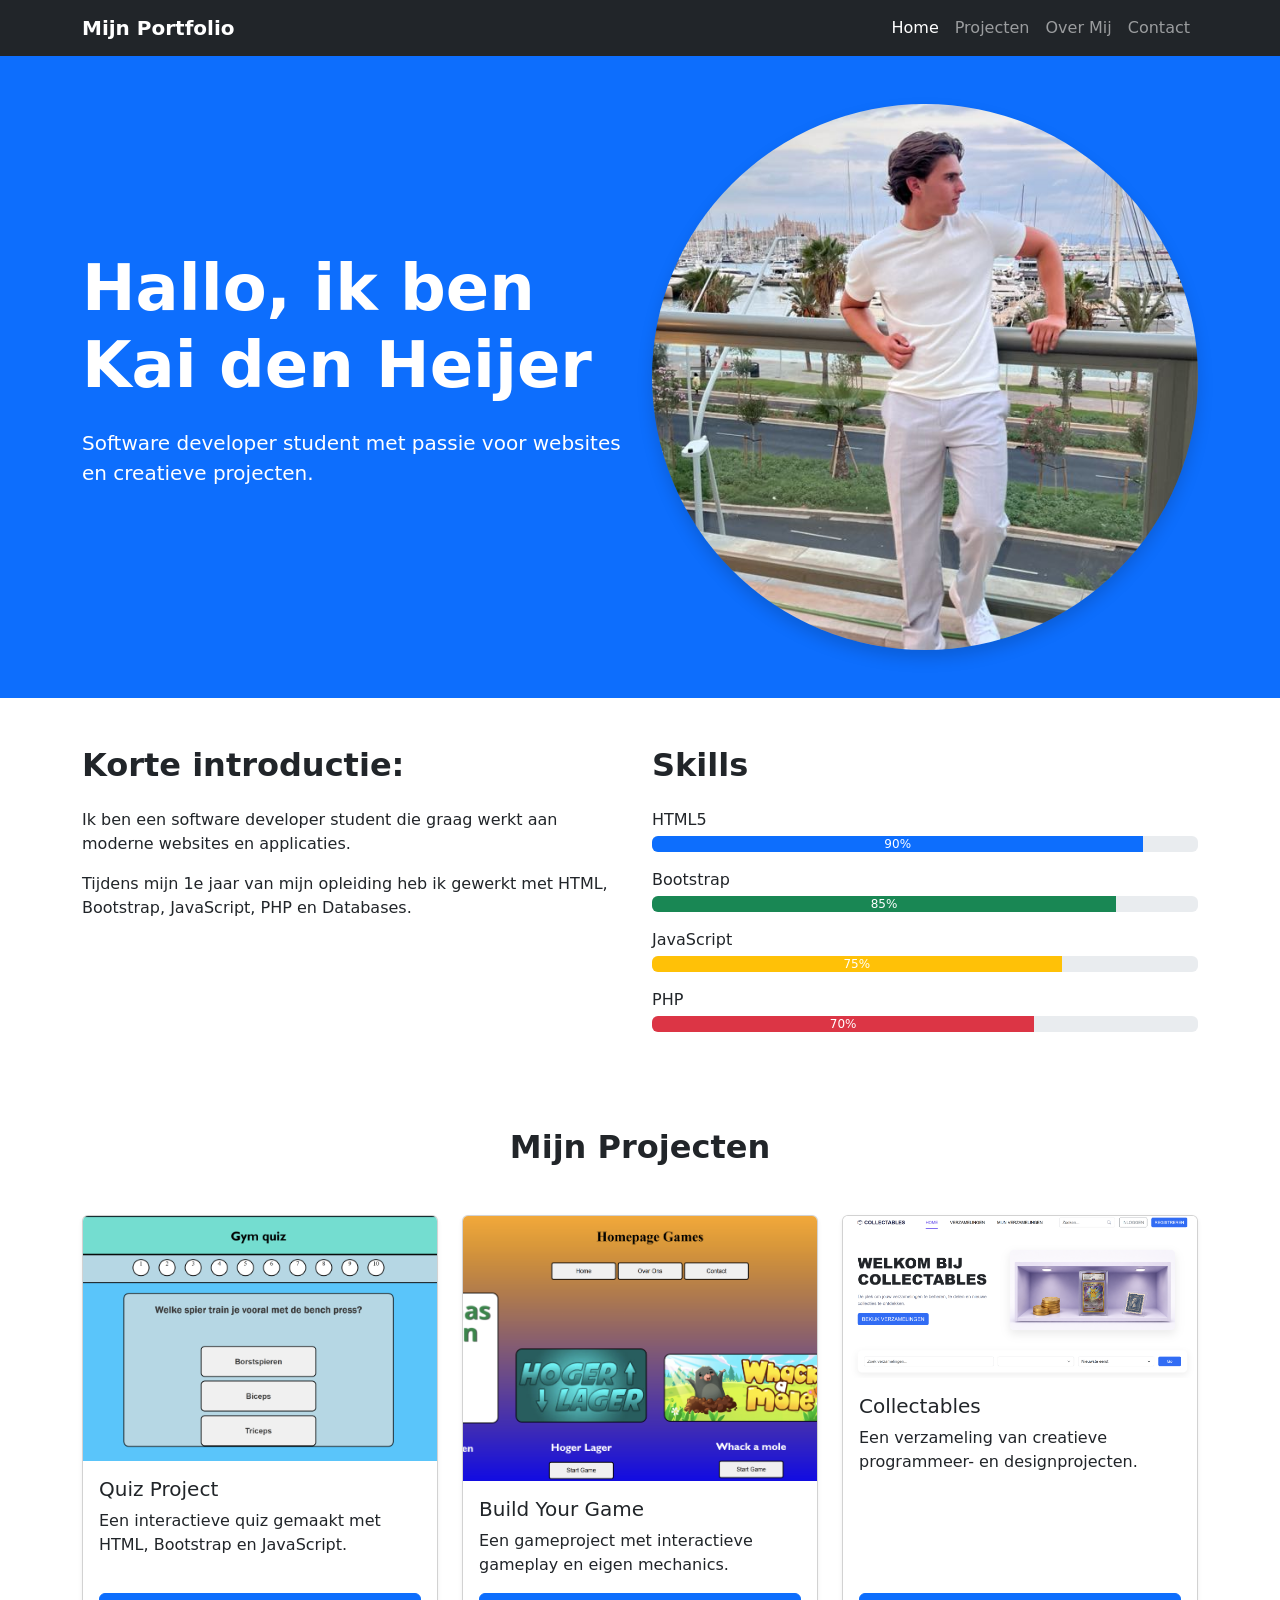
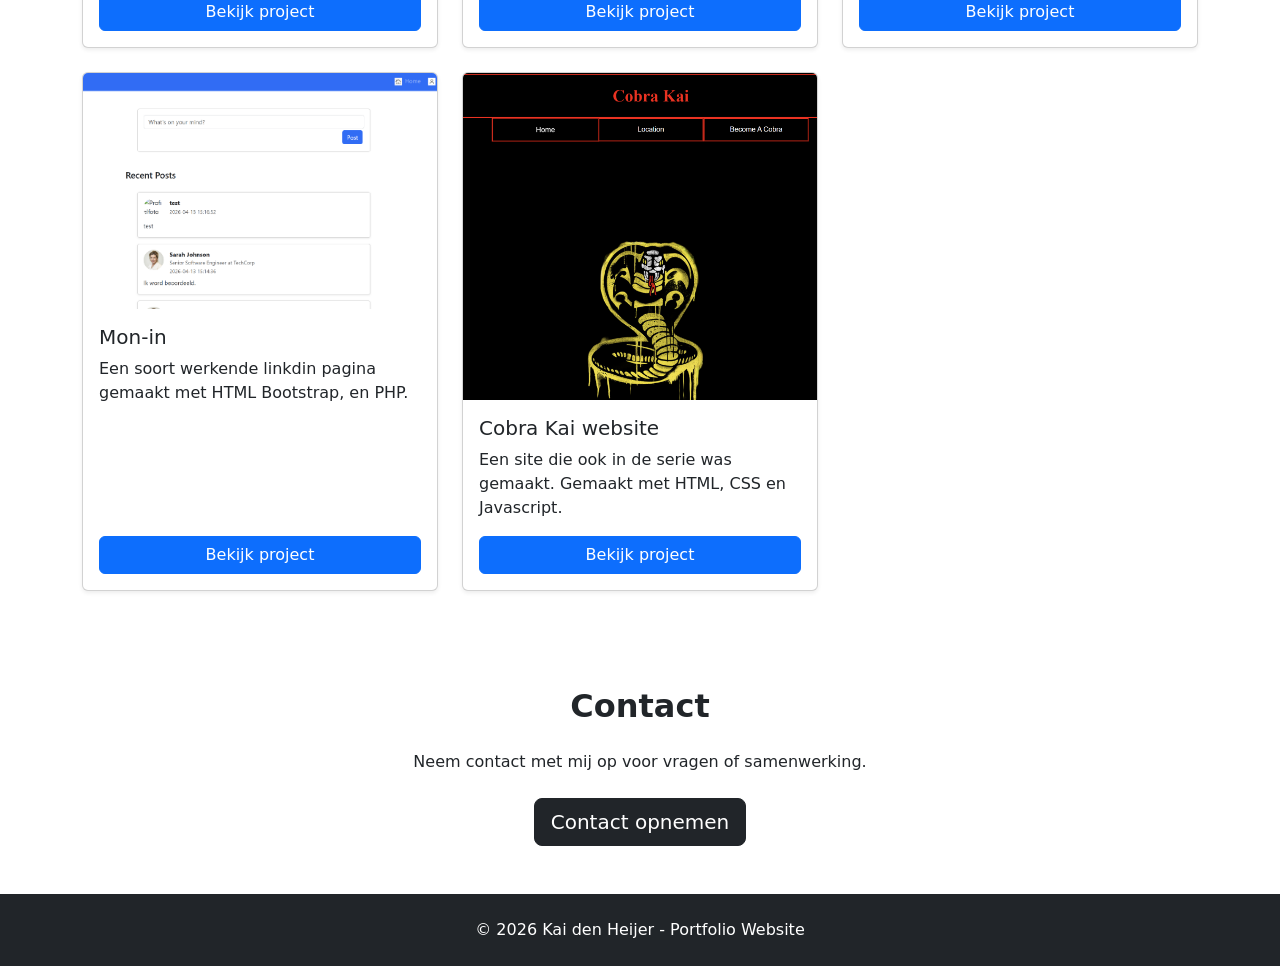
<file: index.html>
<!DOCTYPE html>
<html lang="nl">

<head>
    <meta charset="UTF-8">
    <meta name="viewport" content="width=device-width, initial-scale=1.0">
    <title>Portfolio - Kai den Heijer | Home</title>

    <link href="https://cdn.jsdelivr.net/npm/bootstrap@5.3.3/dist/css/bootstrap.min.css" rel="stylesheet">
</head>

<body>

    <nav class="navbar navbar-expand-lg navbar-dark bg-dark sticky-top">
        <div class="container">

            <a class="navbar-brand fw-bold" href="index.html">
                Mijn Portfolio
            </a>

            <button class="navbar-toggler" type="button" data-bs-toggle="collapse" data-bs-target="#navbarNav"
                aria-controls="navbarNav" aria-expanded="false" aria-label="Toggle navigation">
                <span class="navbar-toggler-icon"></span>
            </button>

            <div class="collapse navbar-collapse" id="navbarNav">
                <ul class="navbar-nav ms-auto">

                    <li class="nav-item">
                        <a class="nav-link active" href="index.html">
                            Home
                        </a>
                    </li>

                    <li class="nav-item">
                        <a class="nav-link" href="Projecten.html">
                            Projecten
                        </a>
                    </li>

                    <li class="nav-item">
                        <a class="nav-link" href="Over-mij.html">
                            Over Mij
                        </a>
                    </li>

                    <li class="nav-item">
                        <a class="nav-link" href="contact.html">
                            Contact
                        </a>
                    </li>

                </ul>
            </div>
        </div>
    </nav>

    <header class="bg-primary text-white py-5">
        <div class="container">

            <div class="row align-items-center gy-4">

                <div class="col-lg-6 text-center text-lg-start">
                    <h1 class="display-3 fw-bold">
                        Hallo, ik ben Kai den Heijer
                    </h1>

                    <p class="lead mt-4">
                        Software developer student met passie voor websites en creatieve projecten.
                    </p>

                </div>

                <div class="col-lg-6 text-center">
                    <img src="imgs/file.jpg" alt="Portfolio profielfoto" class="img-fluid rounded-circle shadow">
                </div>

            </div>
        </div>
    </header>

    <section class="py-5">
        <div class="container">

            <div class="row gy-4">

                <div class="col-lg-6">
                    <h2 class="fw-bold mb-4">
                        Korte introductie:
                    </h2>

                    <p>
                        Ik ben een software developer student
                        die graag werkt aan moderne websites en applicaties.
                    </p>

                    <p>
                        Tijdens mijn 1e jaar van mijn opleiding heb ik gewerkt met HTML,
                        Bootstrap, JavaScript, PHP en Databases.
                    </p>
                </div>

                <div class="col-lg-6">
                    <h2 class="fw-bold mb-4">
                        Skills
                    </h2>

                    <p class="mb-1">HTML5</p>
                    <div class="progress mb-3">
                        <div class="progress-bar" role="progressbar" style="width: 90%;" aria-valuenow="90"
                            aria-valuemin="0" aria-valuemax="100">
                            90%
                        </div>
                    </div>

                    <p class="mb-1">Bootstrap</p>
                    <div class="progress mb-3">
                        <div class="progress-bar bg-success" role="progressbar" style="width: 85%;" aria-valuenow="85"
                            aria-valuemin="0" aria-valuemax="100">
                            85%
                        </div>
                    </div>

                    <p class="mb-1">JavaScript</p>
                    <div class="progress mb-3">
                        <div class="progress-bar bg-warning" role="progressbar" style="width: 75%;" aria-valuenow="75"
                            aria-valuemin="0" aria-valuemax="100">
                            75%
                        </div>
                    </div>

                    <p class="mb-1">PHP</p>
                    <div class="progress">
                        <div class="progress-bar bg-danger" role="progressbar" style="width: 70%;" aria-valuenow="70"
                            aria-valuemin="0" aria-valuemax="100">
                            70%
                        </div>
                    </div>

                </div>

            </div>
        </div>
    </section>


    <section class="py-5 bg-white">
        <div class="container">

            <h2 class="text-center fw-bold mb-5">
                Mijn Projecten
            </h2>

            <div class="row g-4">

                <div class="col-md-6 col-lg-4">
                    <div class="card h-100 shadow-sm">

                        <img src="imgs/Schermafbeelding 2026-05-30 220105.png" class="card-img-top" alt="Quiz project">

                        <div class="card-body d-flex flex-column">

                            <h3 class="card-title h5">
                                Quiz Project
                            </h3>

                            <p class="card-text">
                                Een interactieve quiz gemaakt met HTML,
                                Bootstrap en JavaScript.
                            </p>

                            <a href="/project-quiz/quiz-gym.html" class="btn btn-primary mt-auto">
                                Bekijk project
                            </a>

                        </div>
                    </div>
                </div>

                <div class="col-md-6 col-lg-4">
                    <div class="card h-100 shadow-sm">

                        <img src="imgs/Schermafbeelding 2026-05-30 220223.png" class="card-img-top" alt="Build your game">

                        <div class="card-body d-flex flex-column">

                            <h3 class="card-title h5">
                                Build Your Game
                            </h3>

                            <p class="card-text">
                                Een gameproject met interactieve gameplay
                                en eigen mechanics.
                            </p>

                            <a href="/project-build-your-game/index.html" class="btn btn-primary mt-auto">
                                Bekijk project
                            </a>

                        </div>
                    </div>
                </div>

                <div class="col-md-6 col-lg-4">
                    <div class="card h-100 shadow-sm">

                        <img src="/imgs/image.png" class="card-img-top" alt="Collectables project">

                        <div class="card-body d-flex flex-column">

                            <h3 class="card-title h5">
                                Collectables
                            </h3>

                            <p class="card-text">
                                Een verzameling van creatieve programmeer-
                                en designprojecten.
                            </p>

                            <a href="/project-collectables/index.php" class="btn btn-primary mt-auto">
                                Bekijk project
                            </a>

                        </div>
                    </div>
                </div>

                 <div class="col-md-6 col-lg-4">
                    <div class="card h-100 shadow-sm">

                        <img src="imgs/Schermafbeelding 2026-05-30 221604.png" class="card-img-top" alt="Collectables project">

                        <div class="card-body d-flex flex-column">

                            <h3 class="card-title h5">
                                Mon-in 
                            </h3>

                            <p class="card-text">
                             Een soort werkende linkdin pagina gemaakt met HTML Bootstrap, en PHP.
                            </p>

                            <a href="/project-monin/index.php" class="btn btn-primary mt-auto">
                                Bekijk project
                            </a>

                        </div>
                    </div>
                </div>

                  <div class="col-md-6 col-lg-4">
                    <div class="card h-100 shadow-sm">

                        <img src="imgs/Schermafbeelding 2026-05-30 222056.png" class="card-img-top" alt="Collectables project">

                        <div class="card-body d-flex flex-column">

                            <h3 class="card-title h5">
                                Cobra Kai website
                            </h3>

                            <p class="card-text">
                          Een site die ook in de serie was gemaakt. Gemaakt met HTML, CSS en Javascript.
                            </p>

                            <a href="/Eigenproject-CK/index.html" class="btn btn-primary mt-auto">
                                Bekijk project
                            </a>

                        </div>
                    </div>
                </div>

            </div>
        </div>
    </section>

  
    <section class="py-5">
        <div class="container text-center">

            <h2 class="fw-bold mb-4">
                Contact
            </h2>

            <p class="mb-4">
                Neem contact met mij op voor vragen of samenwerking.
            </p>

            <a href="contact.html" class="btn btn-dark btn-lg">
                Contact opnemen
            </a>

        </div>
    </section>

    <!-- Footer -->
    <footer class="bg-dark text-white py-4">
        <div class="container text-center">

            <p class="mb-0">
                © 2026 Kai den Heijer - Portfolio Website
            </p>

        </div>
    </footer>

   
    <script src="https://cdn.jsdelivr.net/npm/bootstrap@5.3.3/dist/js/bootstrap.bundle.min.js">
    </script>

</body>

</html>

<!DOCTYPE html>
<html lang="en">

<head>
    <meta charset="UTF-8">
    <meta name="viewport" content="width=device-width, initial-scale=1.0">
    <title>Document</title>
</head>

<body>

</body>

</html>
</file>
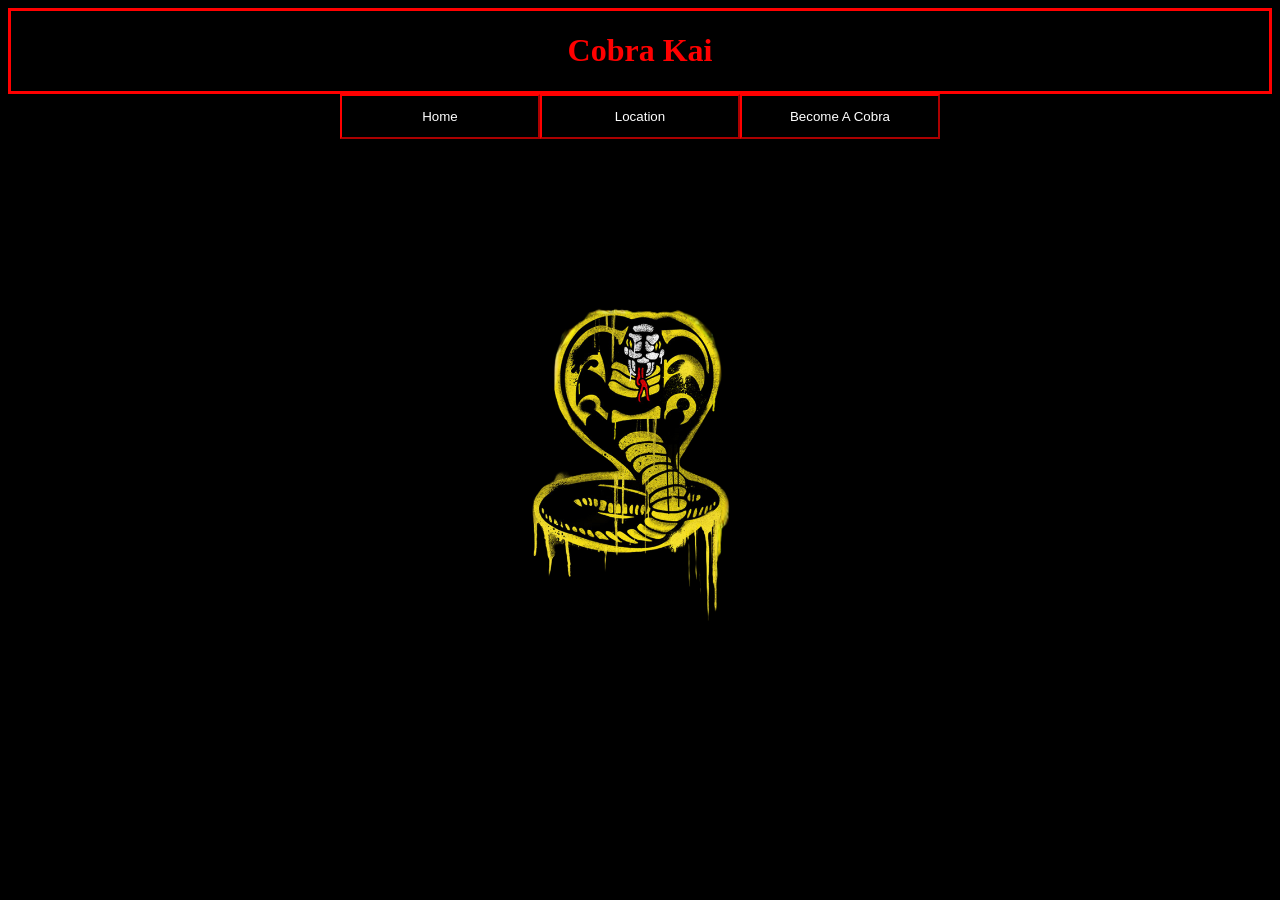
<file: Eigenproject-CK/index.html>
<!DOCTYPE html>
<html lang="en">

<head>
    <meta charset="UTF-8">
    <meta name="viewport" content="width=device-width, initial-scale=1.0">
    <title>HomePage</title>
    <link rel="stylesheet" href="/Eigenproject-CK/CKstyle.css">
</head>

<body>
    <header class="Header">
        <h1>Cobra Kai</h1>
    </header>

    <nav>
        <div class="navButtons">
            <button id="HomeButton">Home</button>
            <button id="LocationButton">Location</button>
            <button id="SignupButton">Become A Cobra</button>
        </div>
    </nav>

    <div class="logo">
        <img src="img/cobra-kai-vs-miyagi-do-v0-rov60w9nphva1.png" alt="Cobra Kai Logo">
    </div>
    <script src="/Eigenproject-CK/script.js"></script>
</body>
</html>
</file>
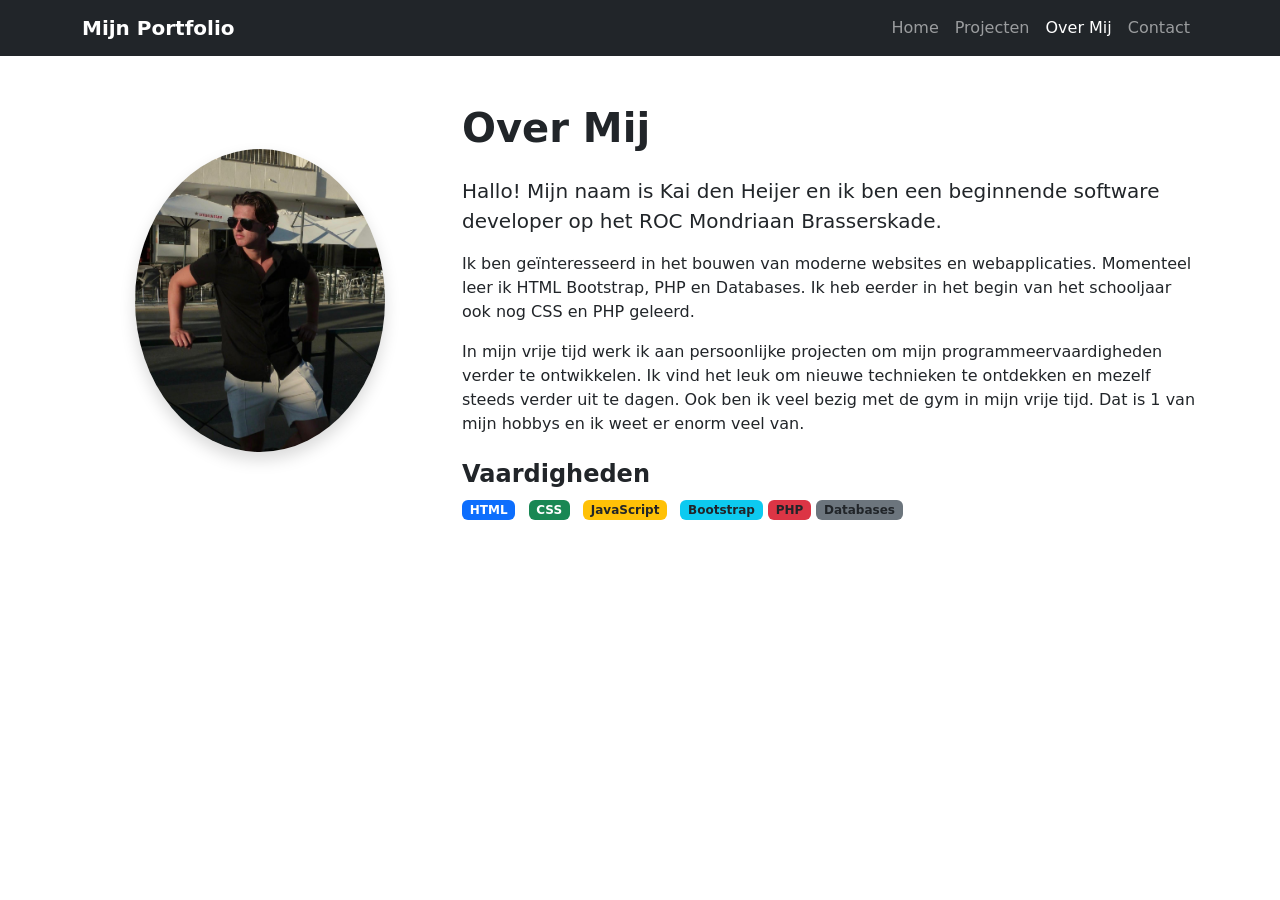
<file: Over-mij.html>
<!DOCTYPE html>
<html lang="en">

<head>
    <meta charset="UTF-8">
    <meta name="viewport" content="width=device-width, initial-scale=1.0">
    <title>Portfolio - Kai den Heijer | Over Mij</title>

    <link href="https://cdn.jsdelivr.net/npm/bootstrap@5.3.3/dist/css/bootstrap.min.css" rel="stylesheet">
</head>

<body>
    <nav class="navbar navbar-expand-lg navbar-dark bg-dark sticky-top">
        <div class="container">

            <a class="navbar-brand fw-bold" href="index.html">
                Mijn Portfolio
            </a>

            <button class="navbar-toggler" type="button" data-bs-toggle="collapse" data-bs-target="#navbarNav"
                aria-controls="navbarNav" aria-expanded="false" aria-label="Toggle navigation">
                <span class="navbar-toggler-icon"></span>
            </button>

            <div class="collapse navbar-collapse" id="navbarNav">
                <ul class="navbar-nav ms-auto">

                    <li class="nav-item">
                        <a class="nav-link" href="index.html">
                            Home
                        </a>
                    </li>

                    <li class="nav-item">
                        <a class="nav-link" href="Projecten.html">
                            Projecten
                        </a>
                    </li>

                    <li class="nav-item">
                        <a class="nav-link active" href="Over-mij.html">
                            Over Mij
                        </a>
                    </li>

                    <li class="nav-item">
                        <a class="nav-link" href="contact.html">
                            Contact
                        </a>
                    </li>

                </ul>
            </div>
        </div>
    </nav>

    <section class="py-5">
        <div class="container">

            <div class="row align-items-center">


                <div class="col-md-4 text-center mb-4">
                    <img src="/imgs/WhatsApp Image 2026-06-24 at 00.21.44.jpeg" alt="Profielfoto" class="img-fluid rounded-circle shadow"
                        style="max-width: 250px;">
                </div>


                <div class="col-md-8">
                    <h1 class="fw-bold mb-4">Over Mij</h1>

                    <p class="lead">
                        Hallo! Mijn naam is <strong>Kai den Heijer</strong> en ik ben een beginnende software developer
                        op het ROC Mondriaan Brasserskade.
                    </p>

                    <p>
                        Ik ben geïnteresseerd in het bouwen van moderne websites en webapplicaties.
                        Momenteel leer ik HTML Bootstrap, PHP en Databases. Ik heb eerder in het begin van het
                        schooljaar ook nog CSS en PHP geleerd.
                    </p>

                    <p>
                        In mijn vrije tijd werk ik aan persoonlijke projecten om mijn programmeervaardigheden
                        verder te ontwikkelen. Ik vind het leuk om nieuwe technieken te ontdekken en mezelf
                        steeds verder uit te dagen. Ook ben ik veel bezig met de gym in mijn vrije tijd. Dat is 1 van
                        mijn hobbys en ik weet er enorm veel van.
                    </p>

                    <div class="mt-4">
                        <h4 class="fw-bold">Vaardigheden</h4>

                        <span class="badge bg-primary me-2">HTML</span>
                        <span class="badge bg-success me-2">CSS</span>
                        <span class="badge bg-warning text-dark me-2">JavaScript</span>
                        <span class="badge bg-info text-dark">Bootstrap</span>
                        <span class="badge bg-danger text-dark">PHP</span>
                        <span class="badge bg-secondary text-dark">Databases</span>
                    </div>
                </div>

            </div>

        </div>
    </section>

    <script src="https://cdn.jsdelivr.net/npm/bootstrap@5.3.3/dist/js/bootstrap.bundle.min.js"></script>

</body>

</html>
</file>
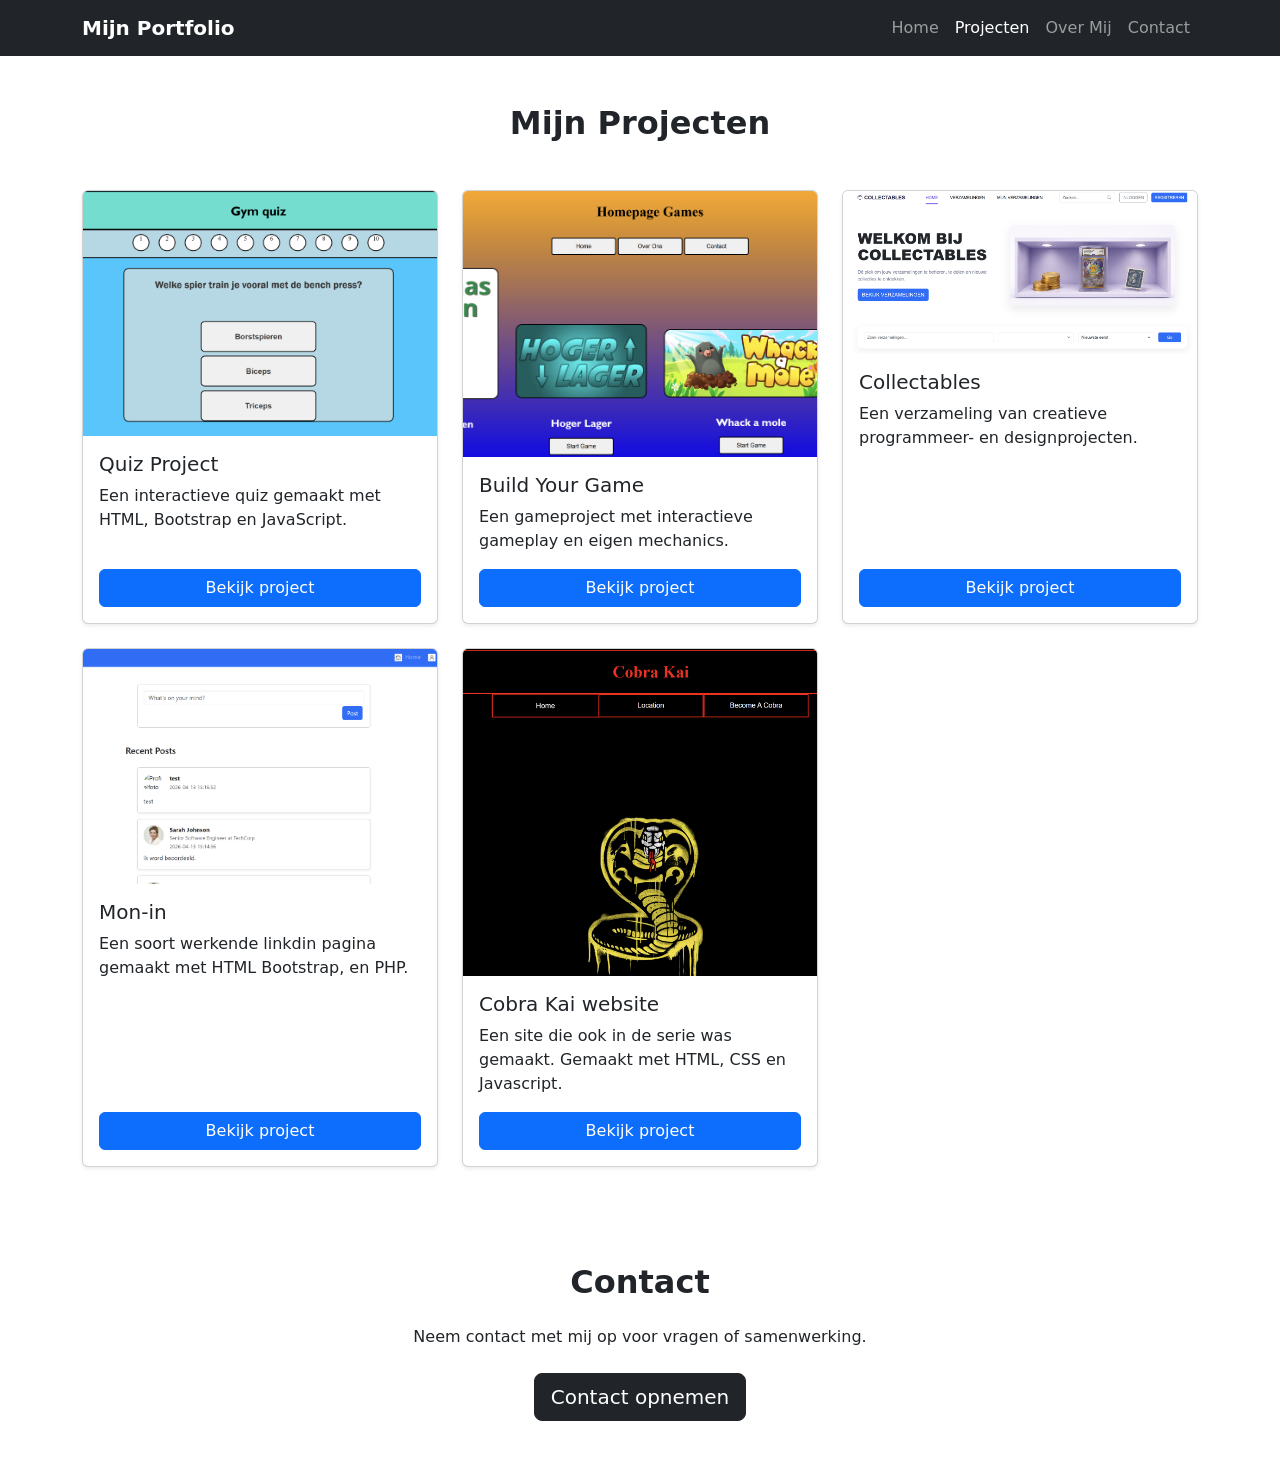
<file: Projecten.html>
<!DOCTYPE html>
<html lang="en">
<head>
    <meta charset="UTF-8">
    <meta name="viewport" content="width=device-width, initial-scale=1.0">
    <title>Portfolio - Kai den Heijer | Projecten</title>

        <link href="https://cdn.jsdelivr.net/npm/bootstrap@5.3.3/dist/css/bootstrap.min.css" rel="stylesheet">
</head>
<body>
    <nav class="navbar navbar-expand-lg navbar-dark bg-dark sticky-top">
        <div class="container">

            <a class="navbar-brand fw-bold" href="index.html">
                Mijn Portfolio
            </a>

            <button class="navbar-toggler" type="button" data-bs-toggle="collapse" data-bs-target="#navbarNav"
                aria-controls="navbarNav" aria-expanded="false" aria-label="Toggle navigation">
                <span class="navbar-toggler-icon"></span>
            </button>

            <div class="collapse navbar-collapse" id="navbarNav">
                <ul class="navbar-nav ms-auto">

                    <li class="nav-item">
                        <a class="nav-link" href="index.html">
                            Home
                        </a>
                    </li>

                    <li class="nav-item">
                        <a class="nav-link active" href="Projecten.html">
                            Projecten
                        </a>
                    </li>

                    <li class="nav-item">
                        <a class="nav-link" href="Over-mij.html">
                            Over Mij
                        </a>
                    </li>

                    <li class="nav-item">
                        <a class="nav-link" href="contact.html">
                            Contact
                        </a>
                    </li>

                </ul>
            </div>
        </div>
    </nav>

     <section class="py-5 bg-white">
        <div class="container">

            <h2 class="text-center fw-bold mb-5">
                Mijn Projecten
            </h2>

              <div class="row g-4">

                <div class="col-md-6 col-lg-4">
                    <div class="card h-100 shadow-sm">

                        <img src="imgs/Schermafbeelding 2026-05-30 220105.png" class="card-img-top" alt="Quiz project">

                        <div class="card-body d-flex flex-column">

                            <h3 class="card-title h5">
                                Quiz Project
                            </h3>

                            <p class="card-text">
                                Een interactieve quiz gemaakt met HTML,
                                Bootstrap en JavaScript.
                            </p>

                            <a href="/project-quiz/quiz-gym.html" class="btn btn-primary mt-auto">
                                Bekijk project
                            </a>

                        </div>
                    </div>
                </div>

                <div class="col-md-6 col-lg-4">
                    <div class="card h-100 shadow-sm">

                        <img src="imgs/Schermafbeelding 2026-05-30 220223.png" class="card-img-top" alt="Build your game">

                        <div class="card-body d-flex flex-column">

                            <h3 class="card-title h5">
                                Build Your Game
                            </h3>

                            <p class="card-text">
                                Een gameproject met interactieve gameplay
                                en eigen mechanics.
                            </p>

                            <a href="/project-build-your-game/index.html" class="btn btn-primary mt-auto">
                                Bekijk project
                            </a>

                        </div>
                    </div>
                </div>

                <div class="col-md-6 col-lg-4">
                    <div class="card h-100 shadow-sm">

                        <img src="/imgs/image.png" class="card-img-top" alt="Collectables project">

                        <div class="card-body d-flex flex-column">

                            <h3 class="card-title h5">
                                Collectables
                            </h3>

                            <p class="card-text">
                                Een verzameling van creatieve programmeer-
                                en designprojecten.
                            </p>

                            <a href="/project-collectables/index.php" class="btn btn-primary mt-auto">
                                Bekijk project
                            </a>

                        </div>
                    </div>
                </div>

                 <div class="col-md-6 col-lg-4">
                    <div class="card h-100 shadow-sm">

                        <img src="imgs/Schermafbeelding 2026-05-30 221604.png" class="card-img-top" alt="Collectables project">

                        <div class="card-body d-flex flex-column">

                            <h3 class="card-title h5">
                                Mon-in 
                            </h3>

                            <p class="card-text">
                             Een soort werkende linkdin pagina gemaakt met HTML Bootstrap, en PHP.
                            </p>

                            <a href="/project-monin/index.php" class="btn btn-primary mt-auto">
                                Bekijk project
                            </a>

                        </div>
                    </div>
                </div>

                  <div class="col-md-6 col-lg-4">
                    <div class="card h-100 shadow-sm">

                        <img src="imgs/Schermafbeelding 2026-05-30 222056.png" class="card-img-top" alt="Collectables project">

                        <div class="card-body d-flex flex-column">

                            <h3 class="card-title h5">
                                Cobra Kai website
                            </h3>

                            <p class="card-text">
                          Een site die ook in de serie was gemaakt. Gemaakt met HTML, CSS en Javascript.
                            </p>

                            <a href="/Eigenproject-CK/index.html" class="btn btn-primary mt-auto">
                                Bekijk project
                            </a>

                        </div>
                    </div>
                </div>

            </div>
        </div>
    </section>

  
    <section class="py-5">
        <div class="container text-center">

            <h2 class="fw-bold mb-4">
                Contact
            </h2>

            <p class="mb-4">
                Neem contact met mij op voor vragen of samenwerking.
            </p>

            <a href="contact.html" class="btn btn-dark btn-lg">
                Contact opnemen
            </a>

        </div>
    </section>

     <script src="https://cdn.jsdelivr.net/npm/bootstrap@5.3.3/dist/js/bootstrap.bundle.min.js">
    </script>
</body>
</html>
</file>
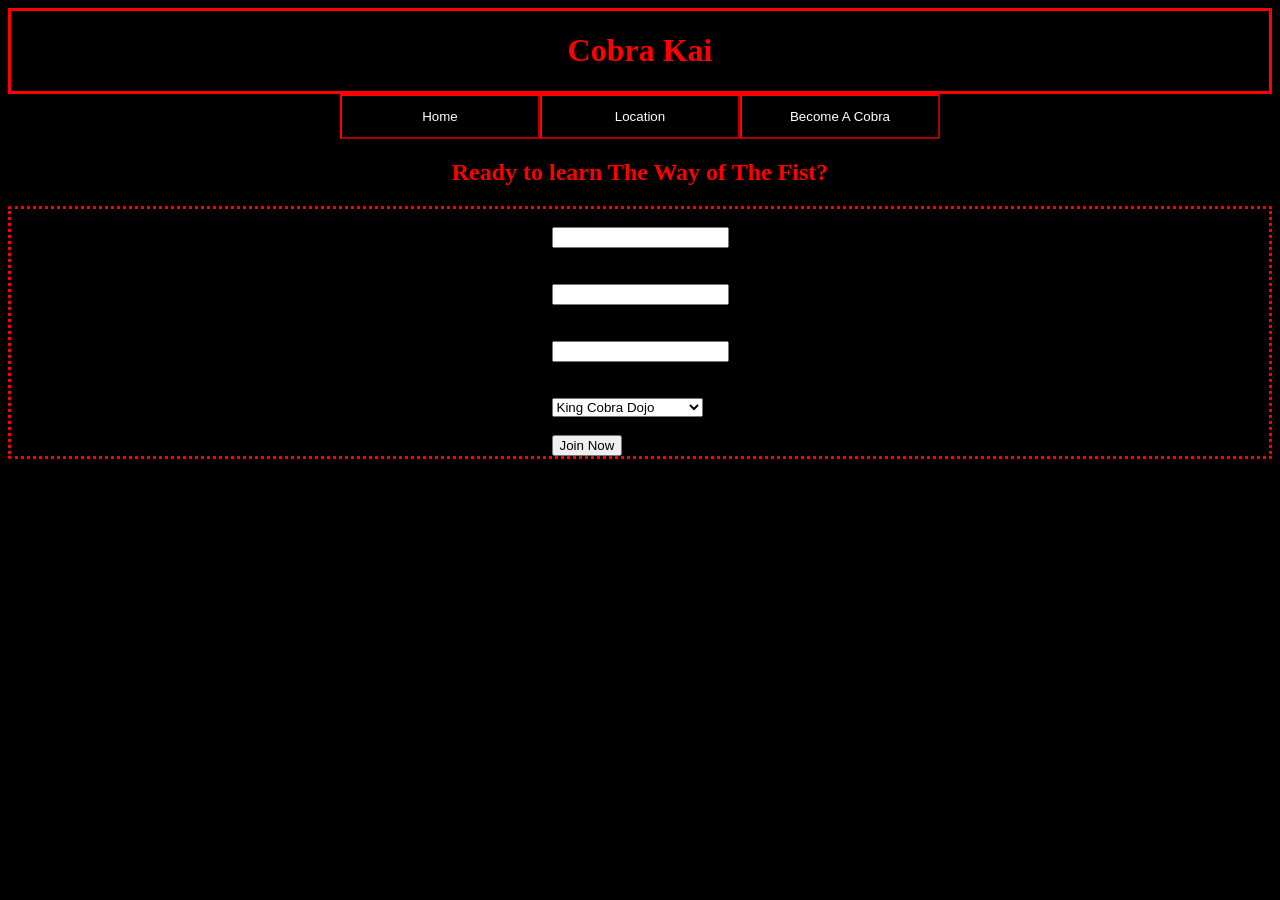
<file: Eigenproject-CK/BecomeACobra.html>
<!DOCTYPE html>
<html lang="en">

<head>
    <meta charset="UTF-8">
    <meta name="viewport" content="width=device-width, initial-scale=1.0">
    <title>BecomeACobraPage</title>
    <link rel="stylesheet" href="/Eigenproject-CK/BecomeACobra.css">
</head>

<body>
    <header class="Header">
        <h1>Cobra Kai</h1>
    </header>

    <nav>
        <div class="navButtons">
            <button id="HomeButton">Home</button>
            <button id="LocationButton">Location</button>
            <button id="SignupButton">Become A Cobra</button>
        </div>
    </nav>
    <section class="BecomeACobra">
        <div class="SignupForm">
            <h2>Ready to learn The Way of The Fist?</h2>
        </div>
        <div class="Signup">
            <form action="#">
                <label for="name">Full Name:</label><br>
                <input type="text" id="name" name="name" required><br><br>
                <label for="age">Age:</label><br>
                <input type="number" id="age" name="age" required><br><br>
                <label for="email">Email:</label><br>
                <input type="email" id="email" name="email" required><br><br>
                <label for="dojo">Preferred Dojo Location:</label><br>
                <select id="dojo" name="dojo" required>
                    <option value="kingCobra">King Cobra Dojo</option>
                    <option value="cobraKai">Cobra Kai Dojo</option>
                    <option value="westValley">West Valley Dojo</option>
                    <option value="northHollywood">North Hollywood Dojo</option>
                </select><br><br>
                <input type="submit" value="Join Now">
            </form>
        </div>
    </section>

    <script src="/Eigenproject-CK/BecomeACobra.js"></script>
</body>

</html>
</file>
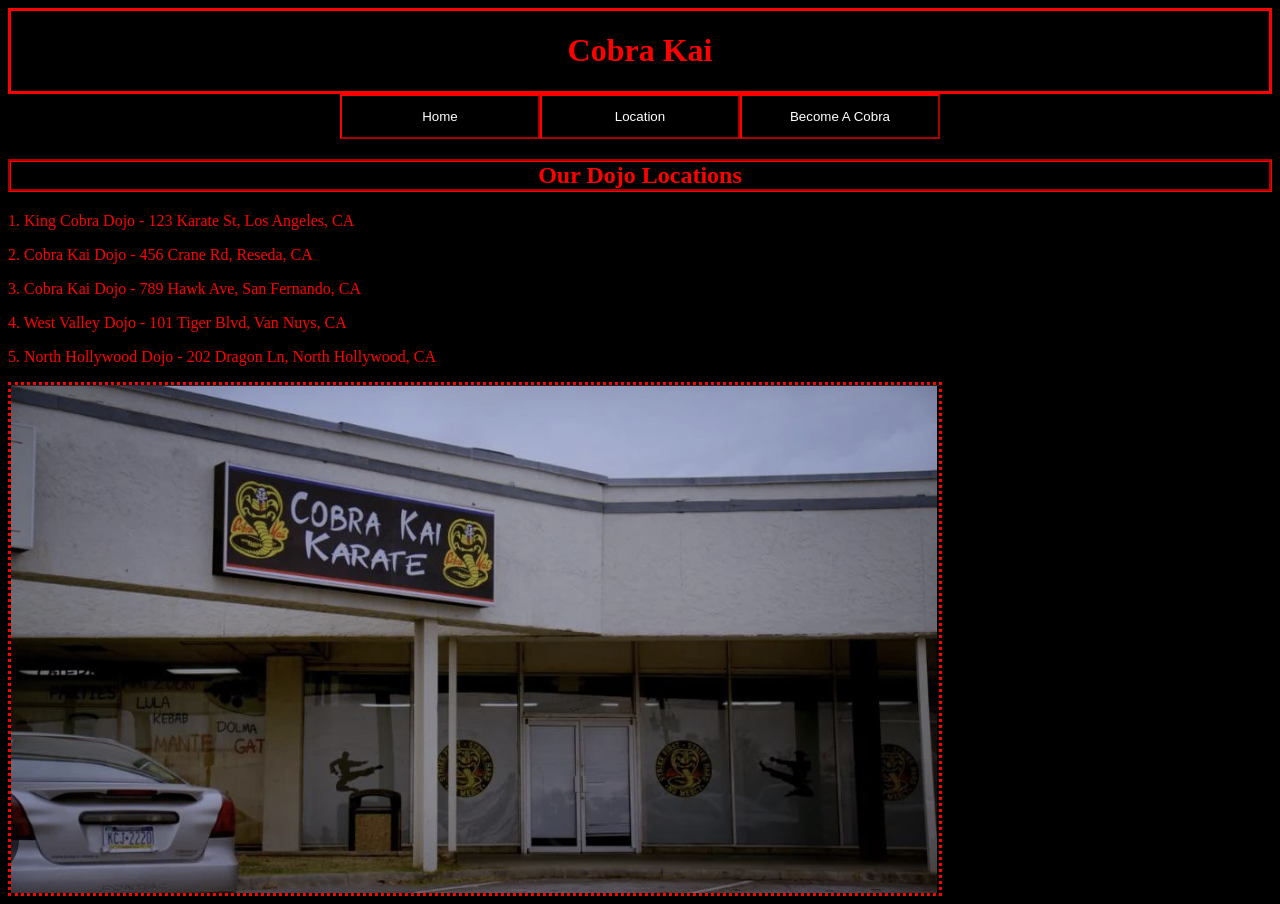
<file: Eigenproject-CK/Location.html>
<!DOCTYPE html>
<html lang="en">

<head>
    <meta charset="UTF-8">
    <meta name="viewport" content="width=device-width, initial-scale=1.0">
    <title>LocationsPage</title>
    <link rel="stylesheet" href="/Eigenproject-CK/Location.css">
</head>

<body>
    <header class="Header">
        <h1>Cobra Kai</h1>
    </header>

    <nav>
        <div class="navButtons">
            <button id="HomeButton">Home</button>
            <button id="LocationButton">Location</button>
            <button id="SignupButton">Become A Cobra</button>
        </div>
    </nav>
    <section class="locationInfo">
        <h2>Our Dojo Locations</h2>
        <p>1. King Cobra Dojo - 123 Karate St, Los Angeles, CA</p>
        <p>2. Cobra Kai Dojo - 456 Crane Rd, Reseda, CA</p>
        <p>3. Cobra Kai Dojo - 789 Hawk Ave, San Fernando, CA</p>
        <p>4. West Valley Dojo - 101 Tiger Blvd, Van Nuys, CA</p>
        <p>5. North Hollywood Dojo - 202 Dragon Ln, North Hollywood, CA</p>
    </section>
    <aside class="DojoImg">     <img src="img/Schermafbeelding 2025-10-26 203949.png" alt="Dojo Location"></aside>
    <script src="Location.js"></script>
</body>

</html>
</file>
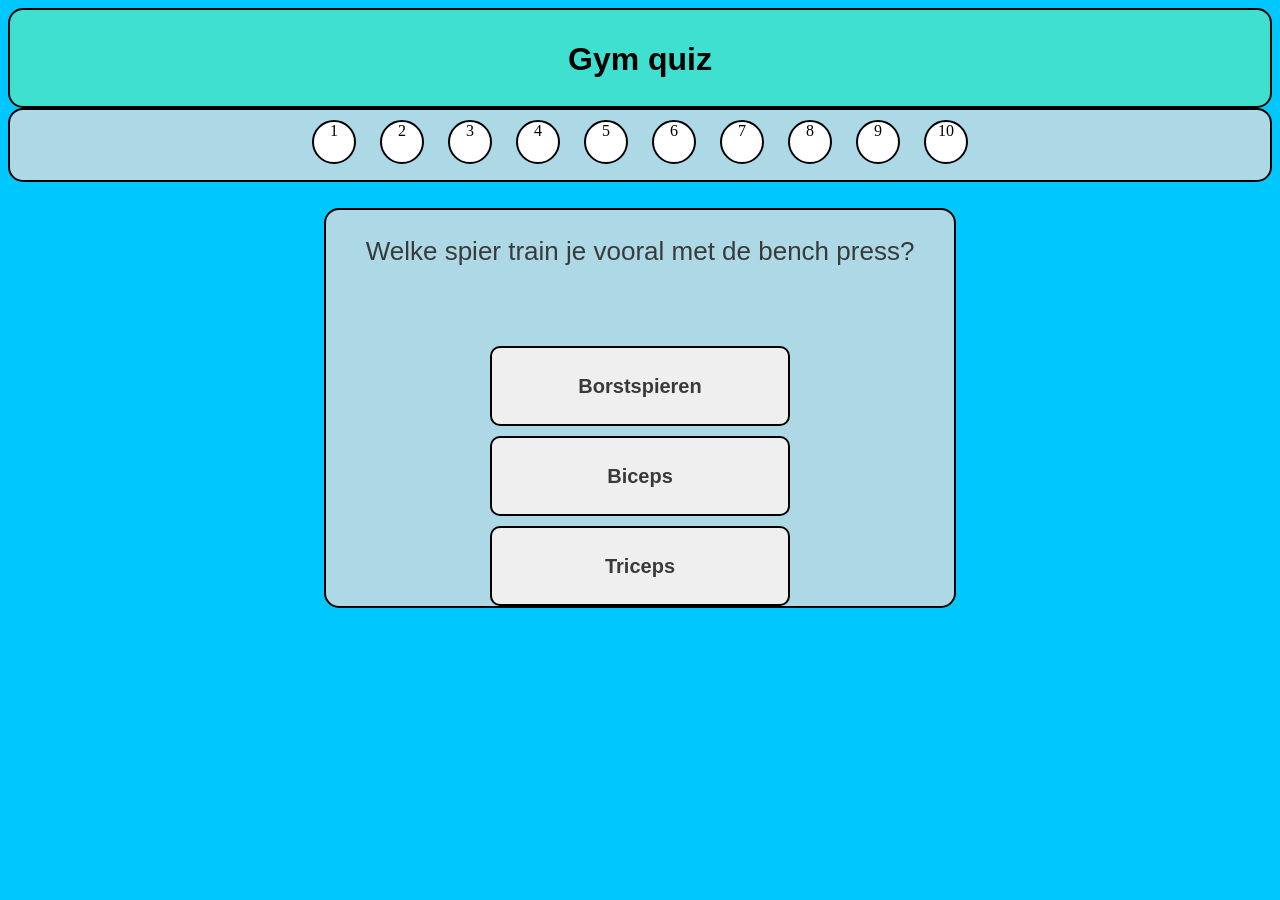
<file: project-quiz/quiz-gym.html>
<!DOCTYPE html>
<html lang="en">

<head>
    <meta charset="UTF-8">
    <meta name="viewport" content="width=device-width, initial-scale=1.0">
    <title>Document</title>
    <link rel="stylesheet" href="style.css">
</head>

<body>
    <div class="grid">

        <header>
            <h1>Gym quiz</h1>
        </header>

        <div class="circles">
            <div>1</div>
            <div>2</div>
            <div>3</div>
            <div>4</div>
            <div>5</div>
            <div>6</div>
            <div>7</div>
            <div>8</div>
            <div>9</div>
            <div>10</div>
        </div>

        <div class="hidden"></div>
        
        <div class="container">

            <div class="questions">
                <p id="questionText"></p>
            </div>
            <div class="optionsContainer">
                <button id="btn1"></button>
                <button id="btn2"></button>
                <button id="btn3"></button>
            </div>
        </div>

    </div>
    <script src="gym.js"></script>
</body>

</html>
</file>
<file: Eigenproject-CK/CKstyle.css>
body {
    background-color: black;
}

.logo {
    display: flex;
    justify-content: center;
}

img {
    width: 25%;
}

.Header {
    color: red;
    border-style: solid;
    width: auto;
}

.Header h1 {
    display: flex;
    justify-content: center;
}

.navButtons {
    display: flex;
    align-items: center;
    justify-content: center;
}

.navButtons button {
    width: 200px;
    height: 45px;
    border-color: red;
    transition: all 0.2s ease-in-out;
    color: white;
    background-color: black;
}

button:hover {
    background-color: black;
    cursor: pointer;
    scale: 1.05;
}

.logo img {
    transition: all 0.5s ease-in-out;
}

img:hover {
    cursor: pointer;
    transform: scale(1.2);
}
</file>
<file: Eigenproject-CK/BecomeACobra.css>
body {
    background-color: black;
}

.Header {
    color: red;
    border-style: solid;
    width: auto;
}

.Header h1 {
    display: flex;
    justify-content: center;
}

.navButtons {
    display: flex;
    align-items: center;
    justify-content: center;
}

.navButtons button {
    width: 200px;
    height: 45px;
    border-color: red;
    transition: all 0.2s ease-in-out;
    color: white;
    background-color: black;
}

button:hover {
    background-color: black;
    cursor: pointer;
    scale: 1.05;
}

.Signup {
    display: flex;
    align-items: center;
    justify-content: center;
    border-style: dotted;
    border-color: red;
    border-radius: 2px;
}

.SignupForm {
    display: flex;
    align-items: center;
    justify-content: center;
    color: red;
}
</file>
<file: Eigenproject-CK/Location.css>
body {
    background-color: black;
}

.Header {
    color: red;
    border-style: solid;
    width: auto;
}

.Header h1 {
    display: flex;
    justify-content: center;
}

.navButtons {
    display: flex;
    align-items: center;
    justify-content: center;
}

.navButtons button {
    width: 200px;
    height: 45px;
    border-color: red;
    transition: all 0.2s ease-in-out;
    color: white;
    background-color: black;
}

button:hover {
    background-color: black;
    cursor: pointer;
    scale: 1.05;
}

.locationInfo h2 {
    display: flex;
    align-items: center;
    justify-content: center;
    border-style: groove;
    border-color: red;
}

.locationInfo {
    color: red
}

.DojoImg{
    border-style: dotted;
    border-color: red;
    display: flex;
    justify-content: right;
    align-items: right;
    width: fit-content;
}
</file>
<file: project-quiz/style.css>
:root {
    --primary-color: rgb(0, 200, 255);
    --secondary-color: #2b83ff;

}

body {
    background-color: var(--primary-color);
}

.grid {
    display: grid;
    grid-template-columns: 1fr 2fr 1fr;
    grid-template-rows: 100px 100px 400px 70px;
    grid-template-areas:
        "hd hd hd"
        "c c c"
        ". mn ."
        "ft ft ft";
}

header {
    grid-area: hd;
    border: 2px solid black;
    background-color: turquoise;
    border-radius: 15px;
    text-align: center;
    padding: 10px;
    font-family:'Gill Sans', 'Gill Sans MT', Calibri, 'Trebuchet MS', sans-serif;
}

.container {
    grid-area: mn;
    border: 2px solid black;
    background-color: lightblue;
    border-radius: 15px;
    text-align: center;
}

.questions {
    height: 100px;
}

button {
    width: 300px;
    height: 80px;
    border: 2px solid black;
    border-radius: 10px;
    display: block;
    margin: 10px auto;
    text-align: center;
    color: rgb(58, 58, 58);
    font-size: 20px;
    font-weight: bold;
    cursor: pointer;
}

#questionText {
    color: rgb(58, 58, 58);
    font-size: 26px;
    font-family: 'Franklin Gothic Medium', 'Arial Narrow', Arial, sans-serif;
}

.circles {
    height: 70px;
    grid-area: c;
    border: 2px solid black;
    background-color: lightblue;
    border-radius: 15px;
    text-align: center;

}

.circles div {
    width: 40px;
    height: 40px;
    background-color: white;
    border: 2px solid black;
    border-radius: 50%;
    display: inline-block;
    margin: 10px;
    text-align: center;
}

.Green {
    background-color: green;
}

.Red {
    background-color: red;
}

.hidden {
    display: none;
}
</file>
